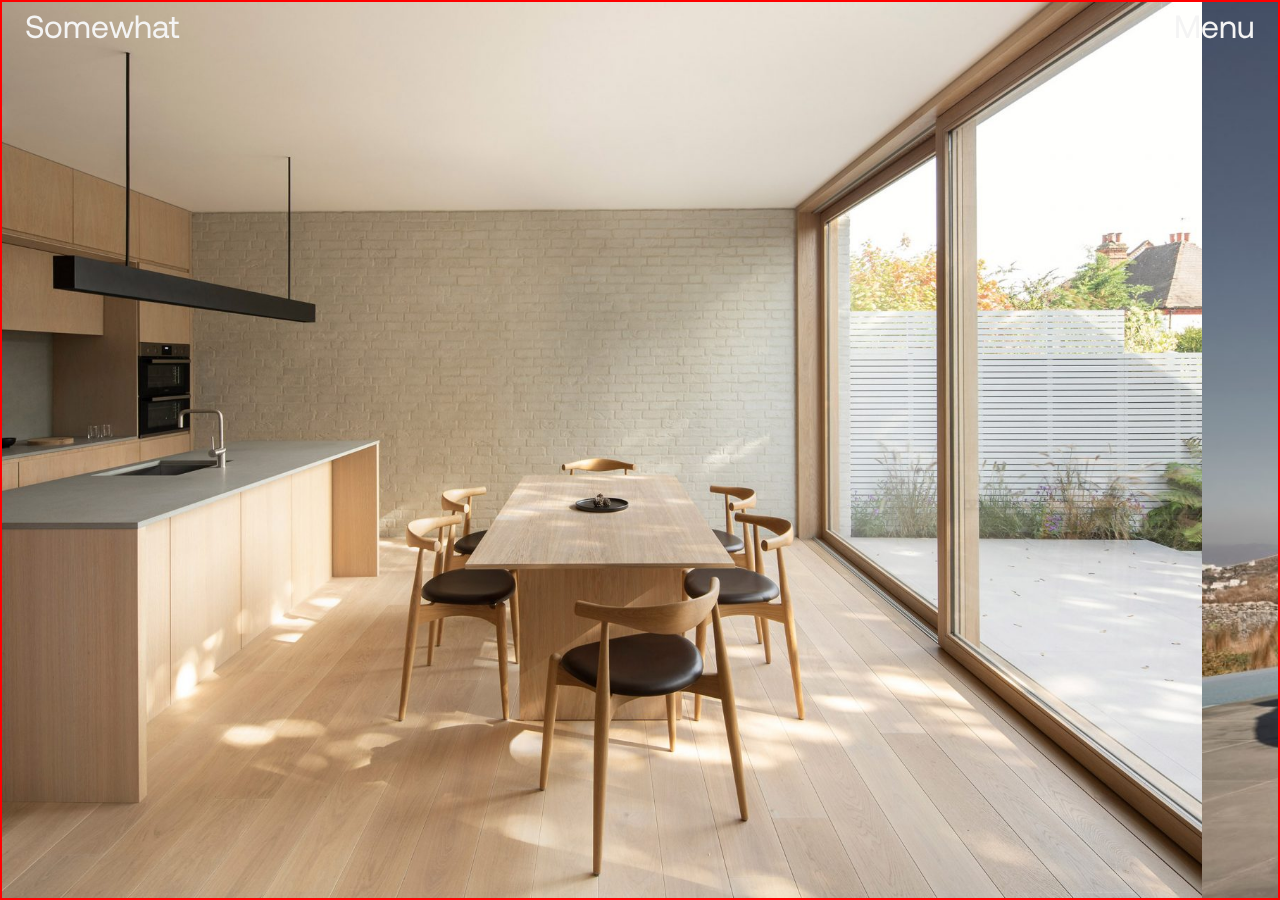
<file: index.html>
<!DOCTYPE html>
<html lang="en">
<head>
    <meta charset="UTF-8">
    <met` http-equiv="X-UA-Compatible" content="IE=edge">
    <meta name="viewport" content="width=device-width, initial-scale=1.0">
    <link href="https://cdn.jsdelivr.net/npm/bootstrap@5.2.2/dist/css/bootstrap.min.css" rel="stylesheet"
        integrity="sha384-Zenh87qX5JnK2Jl0vWa8Ck2rdkQ2Bzep5IDxbcnCeuOxjzrPF/et3URy9Bv1WTRi" crossorigin="anonymous">
    <link rel="stylesheet" href="css/style.css">
    <title>Somewhat</title>
</head>
<body>
    <nav>
        <a href="#" id="menu-open" class="nav-link"">Somewhat</a>
        <a href="#" id="menu-open" class="nav-link" onclick="toggleMenu()">Menu</a>
    </nav>
    <div id="menu-container">
        <a href="#" id="menu-close" class="nav-link" onclick="toggleMenu()">Close</a>
        <div class="info-container">
            <p class="display-6">A curated space for architecture, objects, philosophies, and photography we deeeeeply love.</p>
        </div>
    </div>

    <div class="carousel-container">
        <a href="#">
            <img class="carousel-image" src="resources/moodboard/1.jpg" alt="image">
            <!-- <div class="carousel-image-text-container">
                <p class="carousel-image-text text-white">Architecture <span class="dot"></span> Stone Home</p>
            </div> -->
        </a>
        <a href="#">
            <img class="carousel-image" src="resources/moodboard/2.jpg" alt="image">
            <!-- <div class="carousel-image-text-container">
                <p class="carousel-image-text text-white">Architecture <span class="dot"></span> Stone Home</p>
            </div> -->
        </a>
        <a href="#">
            <img class="carousel-image" src="resources/moodboard/3.jpg" alt="image">
            <!-- <div class="carousel-image-text-container">
                <p class="carousel-image-text text-white">Architecture <span class="dot"></span> Stone Home</p>
            </div> -->
        </a>
        <a href="#">
            <img class="carousel-image" src="resources/moodboard/4.jpg" alt="image">
            <!-- <div class="carousel-image-text-container">
                <p class="carousel-image-text text-white">Architecture <span class="dot"></span> Stone Home</p>
            </div> -->
        </a>
        <a href="#">
            <img class="carousel-image" src="resources/moodboard/5.jpg" alt="image">
            <!-- <div class="carousel-image-text-container">
                <p class="carousel-image-text text-white">Architecture <span class="dot"></span> Stone Home</p>
            </div> -->
        </a>
        <a href="#">
            <img class="carousel-image" src="resources/moodboard/6.jpg" alt="image">
            <!-- <div class="carousel-image-text-container">
                <p class="carousel-image-text text-white">Architecture <span class="dot"></span> Stone Home</p>
            </div> -->
        </a>
        <a href="#">
            <img class="carousel-image" src="resources/moodboard/7.jpg" alt="image">
            <!-- <div class="carousel-image-text-container">
                <p class="carousel-image-text text-white">Architecture <span class="dot"></span> Stone Home</p>
            </div> -->
        </a>
    </div>


    <!-- <section class="section-container container-fluid">

        <div class="row section-bar">
            <h1 class="section-text"><span class="dot"></span>Explore by Topic</h1>
            <span class="hr-alt"></span>
        </div>

        <div class="topics-container">
            <div id="architecture-container" class="row topics-bar">
                <h1 class="display-1">Architecture</h1>
                <p class="col-xl-3">Lorem ipsum dolor sit amet consectetur adipisicing elit. Porro reprehenderit, expedita voluptates atque ut iste, accusantium recusandae quod minus aspernatur, accusamus sed consequuntur magni. Quae fugiat illo quibusdam excepturi sapiente!<p>
                <a href="#" class="topics-explore-btn"> <strong>Explore Architecture &#8594</strong></a>
            </div>
            <span class="hr-alt"></span>

            <div id="objects-container" class="row topics-bar">
                <h1 class="display-1">Objects</h1>
                <p class="col-xl-3">Lorem ipsum dolor sit amet consectetur adipisicing elit. Porro reprehenderit, expedita voluptates atque ut iste, accusantium recusandae quod minus aspernatur, accusamus sed consequuntur magni. Quae fugiat illo quibusdam excepturi sapiente!<p>
                <a href="#" class="topics-explore-btn"> <strong>Explore Objects &#8594</strong></a>
            </div>
            <span class="hr-alt"></span>

            <div id="philosophies-container" class="row topics-bar">
                <h1 class="display-1">Philosophies</h1>
                <p class="col-xl-3">Lorem ipsum dolor sit amet consectetur adipisicing elit. Porro reprehenderit, expedita voluptates atque ut iste, accusantium recusandae quod minus aspernatur, accusamus sed consequuntur magni. Quae fugiat illo quibusdam excepturi sapiente!<p>
                <a href="#" class="topics-explore-btn"> <strong>Explore Philosophies &#8594</strong></a>
            </div>
            <span class="hr-alt"></span>

            <div id="photography-container" class="row topics-bar">
                <h1 class="display-1">Photography</h1>
                <p class="col-xl-3">Lorem ipsum dolor sit amet consectetur adipisicing elit. Porro reprehenderit, expedita voluptates atque ut iste, accusantium recusandae quod minus aspernatur, accusamus sed consequuntur magni. Quae fugiat illo quibusdam excepturi sapiente!<p>
                <a href="pages/photography.html" class="topics-explore-btn"> <strong>Explore Photography &#8594</strong></a>
            </div>
        </div>

    </section> -->

<script src="https://cdn.jsdelivr.net/npm/bootstrap@5.2.2/dist/js/bootstrap.bundle.min.js"
    integrity="sha384-OERcA2EqjJCMA+/3y+gxIOqMEjwtxJY7qPCqsdltbNJuaOe923+mo//f6V8Qbsw3"
    crossorigin="anonymous"></script>
<script src="js/app.js"></script>
</body>
</html>
</file>
<file: css/style.css>
@font-face {
    font-family: "Aeonik-Regular";
    src: url(../resources/fonts/Aeonik-Regular.otf);
}

* {
    padding: 0;
    margin: 0;
    box-sizing: border-box;
}

/* ------------------------------------ THEME / COLORS */

:root {
    --obsidian: #111111;
    --stone: #7a7a78;
    --canvas: #f4f4f4;

    --ocean: #83a1cd;
    --sun: #ff674d;

    --general-padding: 25px;

}

.color-obsidian {
    color: var(--obsidian);
}

.color-canvas {
    color: var(--canvas);
}

.color-ocean {
    color: var(--ocean)
}

.color-sun {
    color: var(--sun)
}

.color-stone {
    color: var(--stone)
}

.general-padding {
    padding: var(--general-padding);
}

h1, h2, h3, h4, h5, h6, a, p {
    color: var(--stone);
    text-decoration: none;
    transition: 300ms;
}

a:hover {
    text-decoration: none;
    color: var(--ocean);
}

body {
    font-family: "Aeonik-Regular";
    background-color: var(--canvas);
}

.hr-alt {
    height: 2px;
    padding: 0;
    margin: 0;
    color: var(--stone);
    background-color: var(--stone);
    display: flex;

}

.row {
    margin: 0;
    padding: 0;
}

.container-fluid {
    margin: 0;
    padding: 0;
}
/* ------------------------------------ NAV */

nav {
    position: fixed;
    height: 5vh;
    width: 100%;
    display: flex;
    align-items: center;
    justify-content: space-between;
    padding: var(--general-padding);
}



.nav-link {
    font-size: 2em;
    color: var(--canvas);
    transition: 300ms;
}

.nav-link:hover {
    color: var(--ocean);
}

@media (max-width: 1000px) {
    nav {
        background-color: var(--canvas);
        padding: 10px;
        height: 50px;
    }
    .nav-link {
        color: var(--stone);
        font-size: 1.5em;
    }
}

#menu-container {
    padding: var(--general-padding);
    height: 25vh;
    width: 100%;
    display: flex;
    align-items: flex-end;
    position: absolute;
    transform: translateY(-25vh);
    transition: 500ms;
    background-color: var(--canvas);
}

.info {
    height: 100%;
    display: flex;
    align-items: center;
    /* border: solid red 2px; */
}

@media (max-width: 1000px) {
    #menu-container {
        align-items: flex-end;
    }
}

#menu-open {
    transition: 300ms;
}

#menu-open:hover {
    color: var(--ocean);
    cursor: pointer;
}

#menu-close {
    padding: 12px 20px;
    position: fixed;
    top: 0;
    right: 0;
    transition: 300ms;
    color: var(--stone);
}

#menu-close:hover {
    color: var(--ocean);
    cursor: pointer;
}


@media (max-width: 600px) {

    #menu-container {
        padding: 0;
        text-align: left;
        align-items: flex-start;
        justify-content: flex-start;
        height: 25vh;
    }

}

.dot {
    height: 15px;
    width: 15px;
    border-radius: 50%;
    background-color: var(--sun);
    display: block;
}

/* ------------------------ EXPLORE BY TOPICS  */

.topics-bar {
    padding: 20px 0px;
    height: auto;
    display: flex;
    flex-direction: column;
    justify-content: space-between;
    gap: 15px;
}

.topics-container {
    height: 100%;
    display: flex;
    flex-direction: column;
    justify-content: space-between;
}

.topics-explore-btn {
    font-size: 1.5em;
    font-weight: 200;
}

#architecture-container {
    background-color: var(--canvas);
    transition: 2000ms;
}

#objects-container {
    background-color: var(--canvas);
    transition: 2000ms;
}

#philosophies-container {
    background-color: var(--canvas);
    transition: 2000ms;
}

#photography-container {
    background-color: var(--canvas);
    transition: 2000ms;
}

#architecture-container:hover {
    cursor: pointer;
}

#objects-container:hover {
    cursor: pointer;
}

#philosophies-container:hover {
    cursor: pointer;
}

#photography-container:hover {
    cursor: pointer;
}


/* ------------------------ CAROUSEL  */

.carousel-container {
    height: 100vh;
    width: auto;
    display: flex;
    overflow: hidden;
    border: solid red 2px;
}

.carousel {
    height: 100vh;
}

.carousel-image {
    height: 100vh;
}

.carousel-image:hover {
    cursor: pointer;
}

.carousel-image-text-container {
    width: 100%;
    display: flex;
    justify-content: flex-start;
    align-items: center;
    /* flex-direction: column; */
    color: white;
    transform: translate(75px, -100px);
    /* border: solid blue 2px; */
}

.carousel-image-text {
    display: flex;
    align-items: center;
    justify-content: center;
    gap: 20px;
}

@media (max-width: 1000px) {

    .carousel-image-text {
        width: 100%;
        transform: translate(20px, -80px);
    }

    .carousel-container {
        width: 100%;
        display: flex;
        flex-direction: column;
    }

    .carousel-image {
        width: auto;
    }
}
</file>
